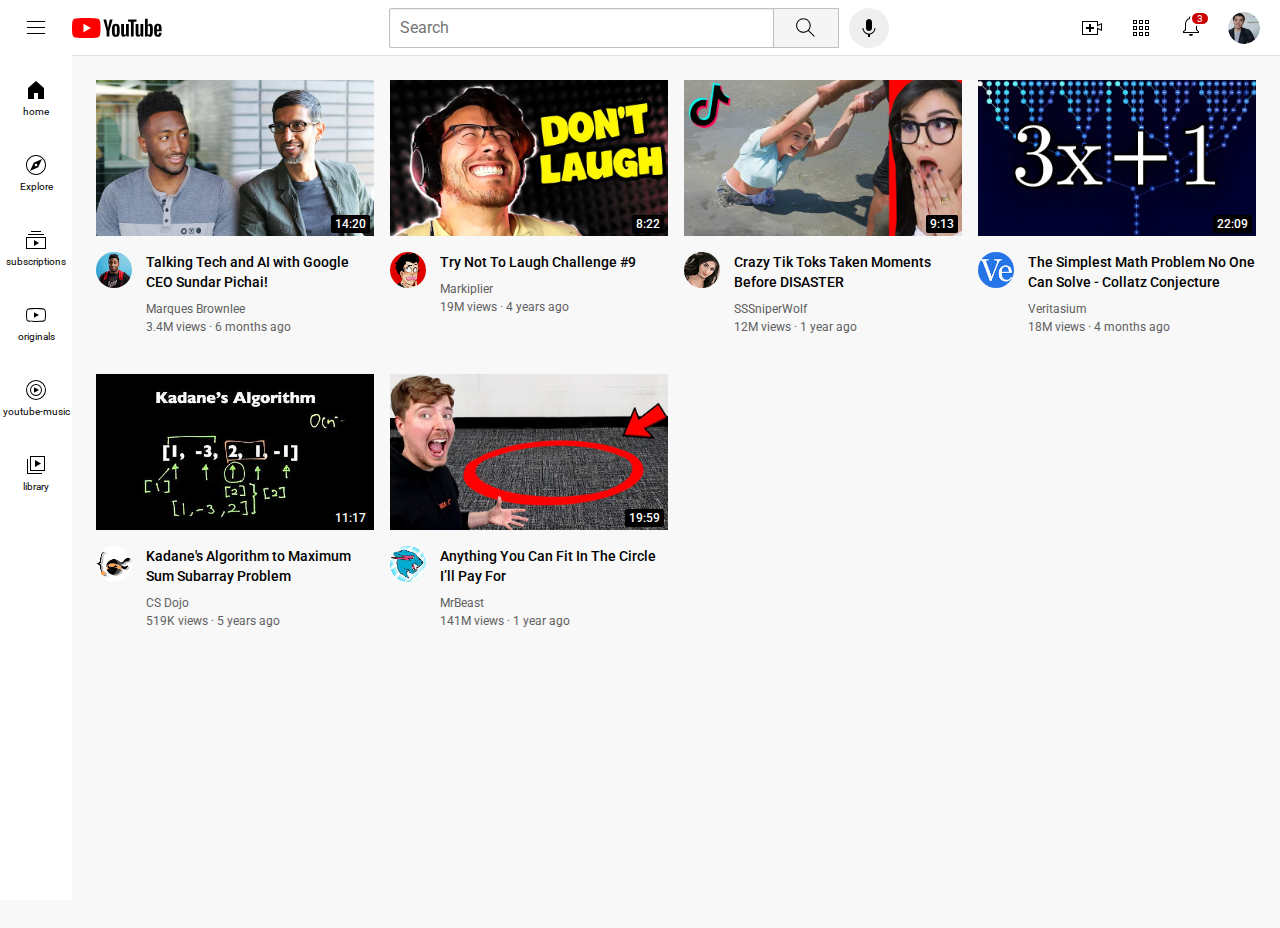
<file: index.html>
<!DOCTYPE html>
<html>
  <head>
    <title>YouTube.com Clone</title>

    <link rel="preconnect" href="https://fonts.googleapis.com">
    <link rel="preconnect" href="https://fonts.gstatic.com" crossorigin>
    <link href="https://fonts.googleapis.com/css2?family=Roboto:wght@400;500;700&display=swap" rel="stylesheet">
    <link rel="stylesheet" href="styles/general.css">
    <link rel="stylesheet" href="styles/header.css">
    <link rel="stylesheet" href="styles/video.css">
    <link rel="stylesheet" href="styles/sidebar.css">
  
  </head>
  <body >
    <div class="header">
      <div class="left-section" ><img  class="hamburger-menu"   src="icons/hamburger-menu.svg"><img class="youtube-logo"  src="icons/youtube-logo.svg"> </div>
      <div class="middle-section"> <input class="search-bar" type="text" placeholder="Search">
      <button class="search-button"> 
        <img   class="search-icon"   src="icons/search.svg">
        <div class="tooltip">search</div>
      </button>
    <button class="search-voice-button"> 
      <img class="voice-search-icon" src="icons/voice-search-icon.svg">
      <div class="tooltip">search with your voice</div>
    </button></div>
      <div class="right-section">
     <img class="upload-icon" src="icons/upload.svg">
      <img class="youtube-apps-icon"   src="icons/youtube-apps.svg"> 
      <div class="notifications-icon-container">  <img class="notifications-icon"   src="icons/notifications.svg">
      <div class="notifications-count">3</div>
     </div>
    
     <img class="current-user-pictur" src="channel-pictures/my-channel.jpeg"> </div>
     
    </div>
    <div class="sidebar">
      <div class="sidebar-link"><img src="icons/home.svg">
      <div>home</div>

      </div>
      <div class="sidebar-link"><img src="icons/explore.svg">
        <div>Explore</div>
      </div>
      <div class="sidebar-link"><img src="icons/subscriptions.svg">
        <div>subscriptions</div>
      </div>
      <div class="sidebar-link"><img src="icons/originals.svg">
        <div>originals</div>
      </div>
      <div class="sidebar-link"><img src="icons/youtube-music.svg">
        <div>youtube-music</div>
      </div>
      <div class="sidebar-link"><img src="icons/library.svg">
        <div>library</div>
      </div>
    </div>
   

    <div class="video-grid">
      <div class="video-preview">
        <div class="thumbnail-row">
          <a href="https://www.youtube.com/watch?v=mP0RAo9SKZk"><img class="thumbnail" src="thumbnails/thumbnail-1.webp"></a>
          
          <div class="video-time"> 14:20 </div>
        </div>
        <div class="video-info-grid">
          <div class="channel-picture">
            <img class="profile-picture" src="channel-pictures/channel-1.jpeg">
          </div>
          <div class="video-info">
            <p class="video-title">
              Talking Tech and AI with Google CEO Sundar Pichai!
            </p>
            <p class="video-author">
              Marques Brownlee
            </p>
            <p class="video-stats">
              3.4M views &#183; 6 months ago
            </p>
          </div>
        </div>
      </div>

      <div class="video-preview">
        <div class="thumbnail-row">
          <img class="thumbnail" src="thumbnails/thumbnail-2.webp">
          <div class="video-time"> 8:22 </div>
        </div>
        <div class="video-info-grid">
          <div class="channel-picture">
            <img class="profile-picture" src="channel-pictures/channel-2.jpeg">
          </div>
          <div class="video-info">
            <p class="video-title">
              Try Not To Laugh Challenge #9
            </p>
            <p class="video-author">
              Markiplier
            </p>
            <p class="video-stats">
              19M views &#183; 4 years ago
            </p>
          </div>
        </div>
      </div>

      <div class="video-preview">
        <div class="thumbnail-row">
          <img class="thumbnail" src="thumbnails/thumbnail-3.webp">
          <div class="video-time"> 9:13 </div> 
        </div>
        <div class="video-info-grid">
          <div class="channel-picture">
            <img class="profile-picture" src="channel-pictures/channel-3.jpeg">
          </div>
          <div class="video-info">
            <p class="video-title">
              Crazy Tik Toks Taken Moments Before DISASTER
            </p>
            <p class="video-author">
              SSSniperWolf
            </p>
            <p class="video-stats">
              12M views &#183; 1 year ago
            </p>
          </div>
        </div>
      </div>

      <div class="video-preview">
        <div class="thumbnail-row">
          <img class="thumbnail" src="thumbnails/thumbnail-4.webp">
          <div class="video-time"> 22:09 </div>
        </div>
        <div class="video-info-grid">
          <div class="channel-picture">
            <img class="profile-picture" src="channel-pictures/channel-4.jpeg">
          </div>
          <div class="video-info">
            <p class="video-title">
              The Simplest Math Problem No One Can Solve - Collatz Conjecture
            </p>
            <p class="video-author">
              Veritasium
            </p>
            <p class="video-stats">
              18M views &#183; 4 months ago
            </p>
          </div>
        </div>
      </div>

      <div class="video-preview">
        <div class="thumbnail-row">
          <img class="thumbnail" src="thumbnails/thumbnail-5.webp">
          <div class="video-time"> 11:17 </div>
        </div>
        <div class="video-info-grid">
          <div class="channel-picture">
            <img class="profile-picture" src="channel-pictures/channel-5.jpeg">
          </div>
          <div class="video-info">
            <p class="video-title">
              Kadane's Algorithm to Maximum Sum Subarray Problem
            </p>
            <p class="video-author">
              CS Dojo
            </p>
            <p class="video-stats">
              519K views &#183; 5 years ago
            </p>
          </div>
        </div>
      </div>

      <div class="video-preview">
        <div class="thumbnail-row">
          <img class="thumbnail" src="thumbnails/thumbnail-6.webp">
          <div class="video-time"> 19:59 </div>
        </div>
        <div class="video-info-grid">
          <div class="channel-picture">
            <img class="profile-picture" src="channel-pictures/channel-6.jpeg">
          </div>
          <div class="video-info">
            <p class="video-title">
              Anything You Can Fit In The Circle I’ll Pay For
            </p>
            <p class="video-author">
              MrBeast
            </p>
            <p class="video-stats">
              141M views &#183; 1 year ago
            </p>
          </div>
        </div>
      </div>
    </div>
  </body>
  <html>
</file>
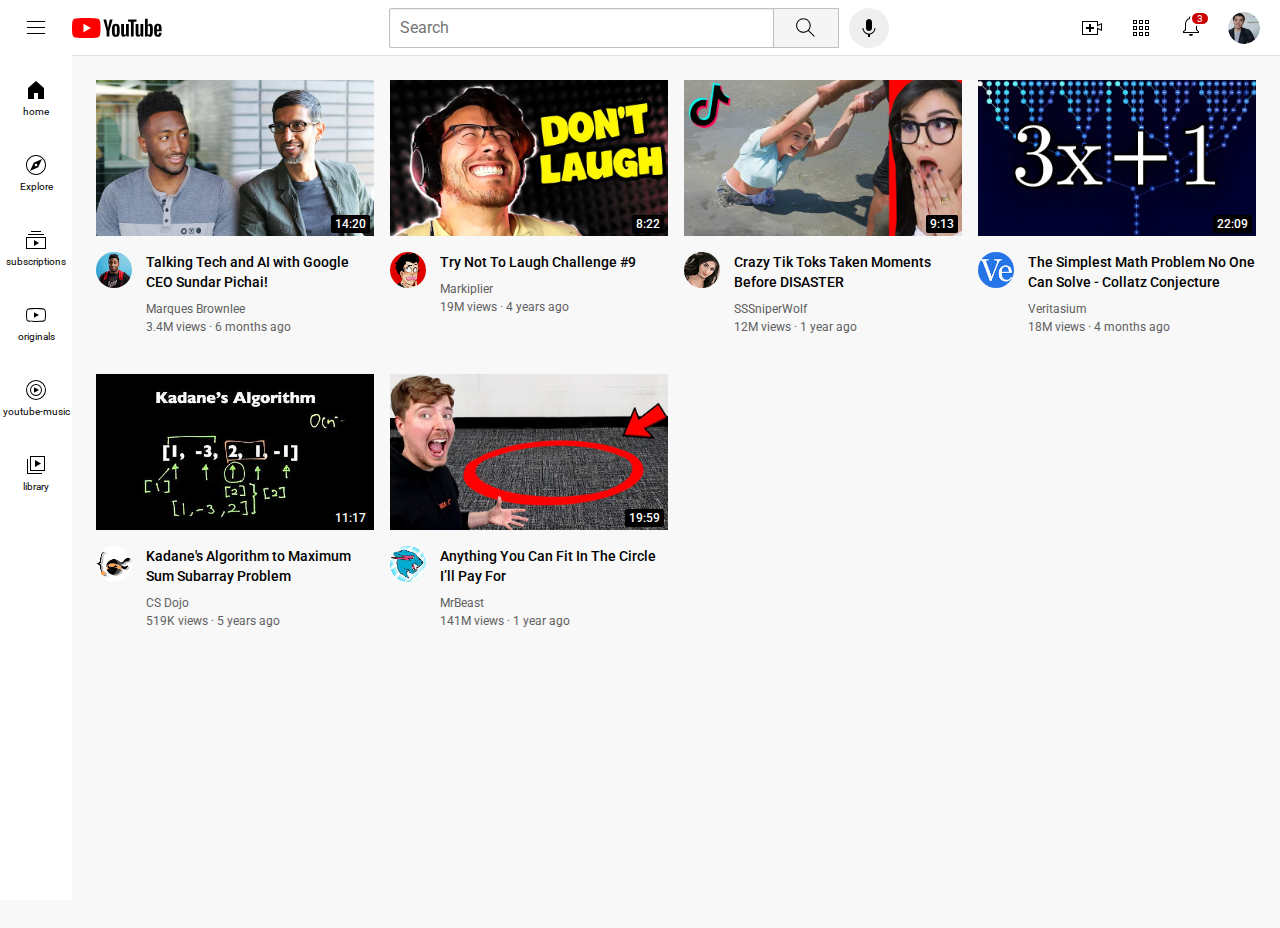
<file: youtube.html>
<!DOCTYPE html>
<html>
  <head>
    <title>YouTube.com Clone</title>

    <link rel="preconnect" href="https://fonts.googleapis.com">
    <link rel="preconnect" href="https://fonts.gstatic.com" crossorigin>
    <link href="https://fonts.googleapis.com/css2?family=Roboto:wght@400;500;700&display=swap" rel="stylesheet">
    <link rel="stylesheet" href="styles/general.css">
    <link rel="stylesheet" href="styles/header.css">
    <link rel="stylesheet" href="styles/video.css">
    <link rel="stylesheet" href="styles/sidebar.css">
  
  </head>
  <body >
    <div class="header">
      <div class="left-section" ><img  class="hamburger-menu"   src="icons/hamburger-menu.svg"><img class="youtube-logo"  src="icons/youtube-logo.svg"> </div>
      <div class="middle-section"> <input class="search-bar" type="text" placeholder="Search">
      <button class="search-button"> 
        <img   class="search-icon"   src="icons/search.svg">
        <div class="tooltip">search</div>
      </button>
    <button class="search-voice-button"> 
      <img class="voice-search-icon" src="icons/voice-search-icon.svg">
      <div class="tooltip">search with your voice</div>
    </button></div>
      <div class="right-section">
     <img class="upload-icon" src="icons/upload.svg">
      <img class="youtube-apps-icon"   src="icons/youtube-apps.svg"> 
      <div class="notifications-icon-container">  <img class="notifications-icon"   src="icons/notifications.svg">
      <div class="notifications-count">3</div>
     </div>
    
     <img class="current-user-pictur" src="channel-pictures/my-channel.jpeg"> </div>
     
    </div>
    <div class="sidebar">
      <div class="sidebar-link"><img src="icons/home.svg">
      <div>home</div>

      </div>
      <div class="sidebar-link"><img src="icons/explore.svg">
        <div>Explore</div>
      </div>
      <div class="sidebar-link"><img src="icons/subscriptions.svg">
        <div>subscriptions</div>
      </div>
      <div class="sidebar-link"><img src="icons/originals.svg">
        <div>originals</div>
      </div>
      <div class="sidebar-link"><img src="icons/youtube-music.svg">
        <div>youtube-music</div>
      </div>
      <div class="sidebar-link"><img src="icons/library.svg">
        <div>library</div>
      </div>
    </div>
   

    <div class="video-grid">
      <div class="video-preview">
        <div class="thumbnail-row">
          <a href="https://www.youtube.com/watch?v=mP0RAo9SKZk"><img class="thumbnail" src="thumbnails/thumbnail-1.webp"></a>
          
          <div class="video-time"> 14:20 </div>
        </div>
        <div class="video-info-grid">
          <div class="channel-picture">
            <img class="profile-picture" src="channel-pictures/channel-1.jpeg">
          </div>
          <div class="video-info">
            <p class="video-title">
              Talking Tech and AI with Google CEO Sundar Pichai!
            </p>
            <p class="video-author">
              Marques Brownlee
            </p>
            <p class="video-stats">
              3.4M views &#183; 6 months ago
            </p>
          </div>
        </div>
      </div>

      <div class="video-preview">
        <div class="thumbnail-row">
          <img class="thumbnail" src="thumbnails/thumbnail-2.webp">
          <div class="video-time"> 8:22 </div>
        </div>
        <div class="video-info-grid">
          <div class="channel-picture">
            <img class="profile-picture" src="channel-pictures/channel-2.jpeg">
          </div>
          <div class="video-info">
            <p class="video-title">
              Try Not To Laugh Challenge #9
            </p>
            <p class="video-author">
              Markiplier
            </p>
            <p class="video-stats">
              19M views &#183; 4 years ago
            </p>
          </div>
        </div>
      </div>

      <div class="video-preview">
        <div class="thumbnail-row">
          <img class="thumbnail" src="thumbnails/thumbnail-3.webp">
          <div class="video-time"> 9:13 </div> 
        </div>
        <div class="video-info-grid">
          <div class="channel-picture">
            <img class="profile-picture" src="channel-pictures/channel-3.jpeg">
          </div>
          <div class="video-info">
            <p class="video-title">
              Crazy Tik Toks Taken Moments Before DISASTER
            </p>
            <p class="video-author">
              SSSniperWolf
            </p>
            <p class="video-stats">
              12M views &#183; 1 year ago
            </p>
          </div>
        </div>
      </div>

      <div class="video-preview">
        <div class="thumbnail-row">
          <img class="thumbnail" src="thumbnails/thumbnail-4.webp">
          <div class="video-time"> 22:09 </div>
        </div>
        <div class="video-info-grid">
          <div class="channel-picture">
            <img class="profile-picture" src="channel-pictures/channel-4.jpeg">
          </div>
          <div class="video-info">
            <p class="video-title">
              The Simplest Math Problem No One Can Solve - Collatz Conjecture
            </p>
            <p class="video-author">
              Veritasium
            </p>
            <p class="video-stats">
              18M views &#183; 4 months ago
            </p>
          </div>
        </div>
      </div>

      <div class="video-preview">
        <div class="thumbnail-row">
          <img class="thumbnail" src="thumbnails/thumbnail-5.webp">
          <div class="video-time"> 11:17 </div>
        </div>
        <div class="video-info-grid">
          <div class="channel-picture">
            <img class="profile-picture" src="channel-pictures/channel-5.jpeg">
          </div>
          <div class="video-info">
            <p class="video-title">
              Kadane's Algorithm to Maximum Sum Subarray Problem
            </p>
            <p class="video-author">
              CS Dojo
            </p>
            <p class="video-stats">
              519K views &#183; 5 years ago
            </p>
          </div>
        </div>
      </div>

      <div class="video-preview">
        <div class="thumbnail-row">
          <img class="thumbnail" src="thumbnails/thumbnail-6.webp">
          <div class="video-time"> 19:59 </div>
        </div>
        <div class="video-info-grid">
          <div class="channel-picture">
            <img class="profile-picture" src="channel-pictures/channel-6.jpeg">
          </div>
          <div class="video-info">
            <p class="video-title">
              Anything You Can Fit In The Circle I’ll Pay For
            </p>
            <p class="video-author">
              MrBeast
            </p>
            <p class="video-stats">
              141M views &#183; 1 year ago
            </p>
          </div>
        </div>
      </div>
    </div>
  </body>
  <html>
</file>
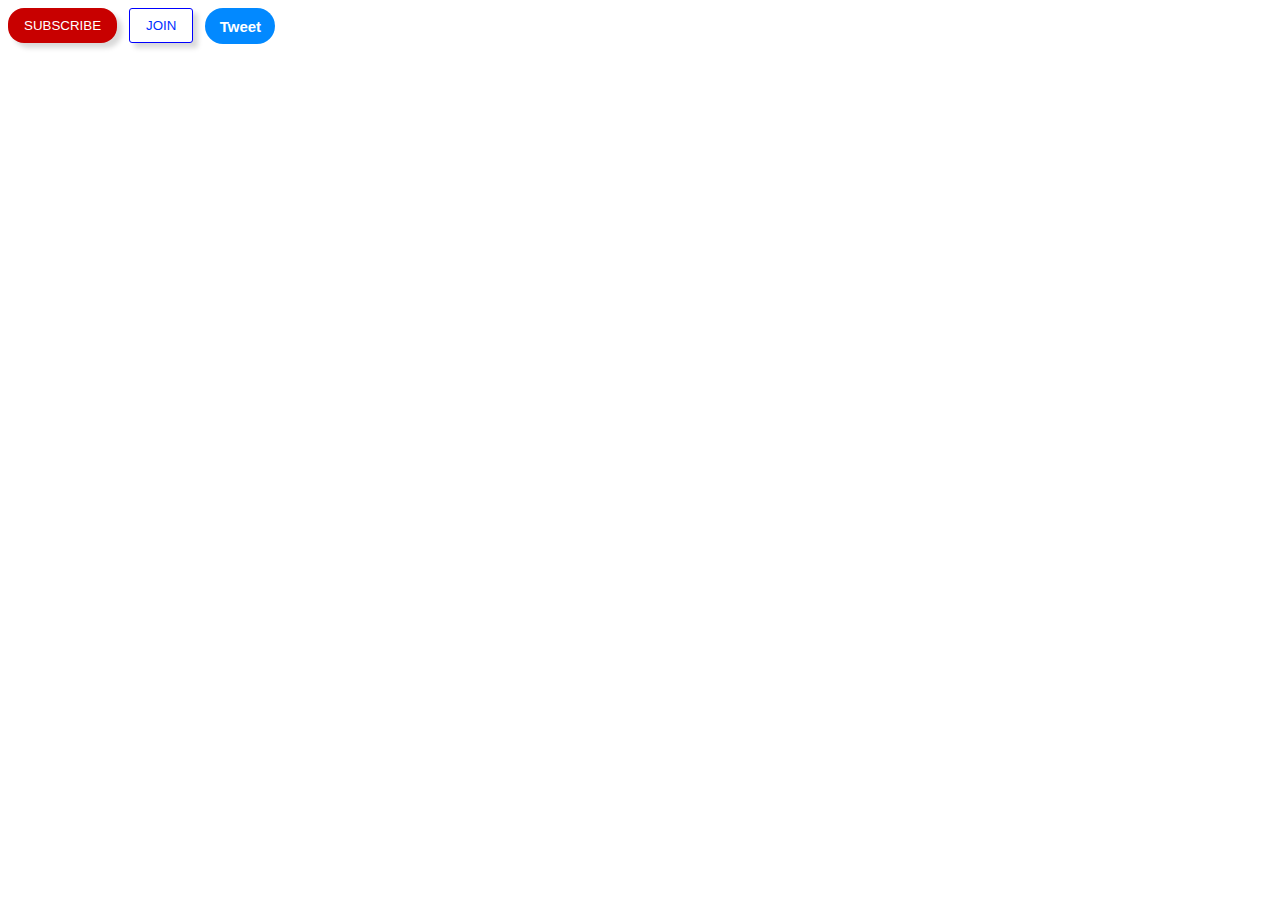
<file: intro-to-html/buttons.html>
<!DOCTYPE html>
<html>
  <head>
    <title>
      button practice 1
    </title>
   
  <link rel="stylesheet" href="styles/buttons.css">
  

  </head>
  <body>
    <button class="subscribe_button">
      SUBSCRIBE
    </button>
    <button class="join" >
      JOIN
    </button>
    <button class="tweet">
      Tweet
    </button>

  </body>
</html>
</file>
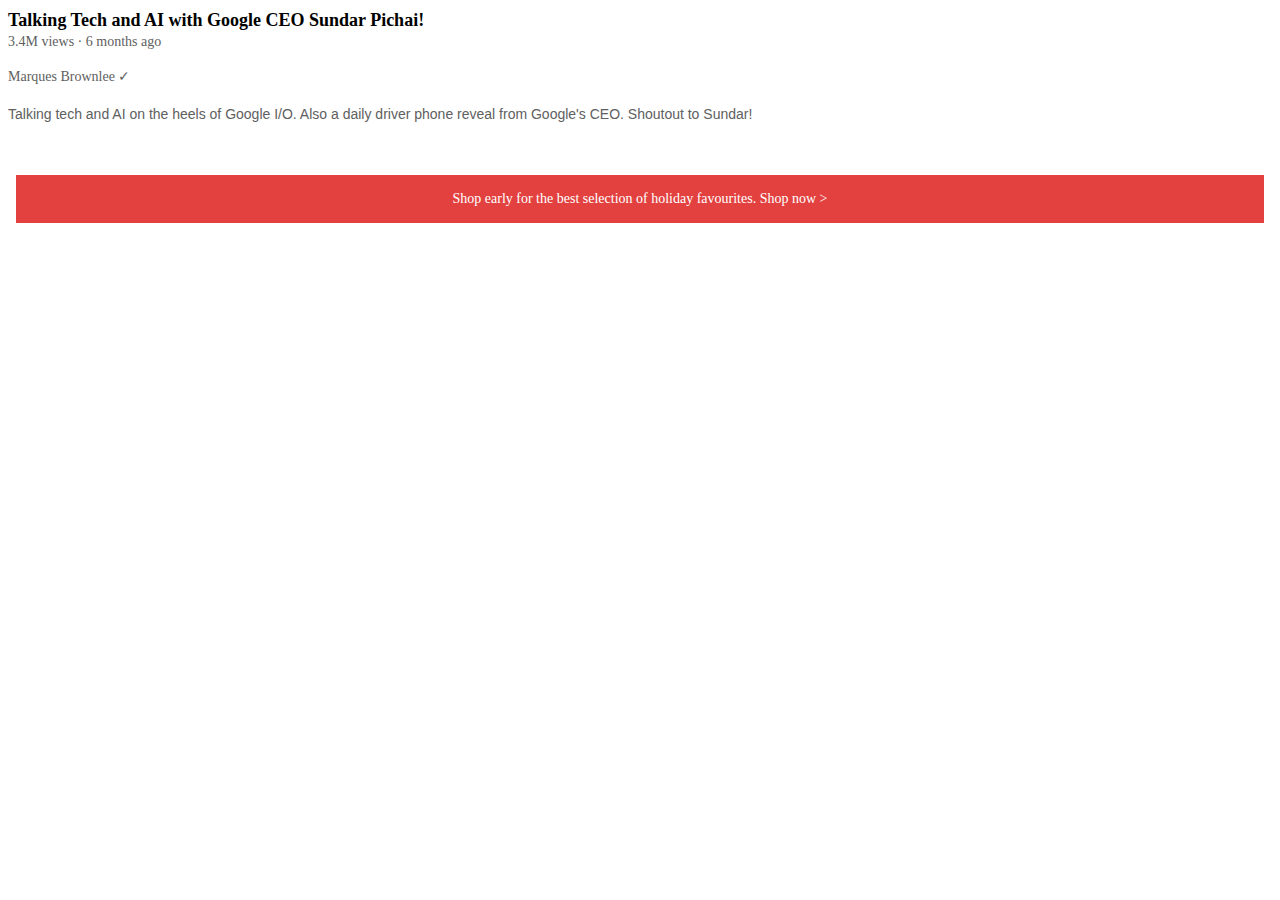
<file: intro-to-html/text.html>
<!DOCTYPE html>
<html>
  <head>
    <title> Text practice</title>
    
   <link rel="stylesheet" href="styles/text.css">
   <link rel="stylesheet" href="styles/buttons.css">
   <link rel="preconnect" href="https://fonts.googleapis.com">
   <link rel="preconnect" href="https://fonts.gstatic.com" crossorigin>
   <link href="https://fonts.googleapis.com/css2?family=Roboto:wght@700&display=swap" rel="stylesheet">
  </head>
  <body>
    <p class="video-title">
      Talking Tech and AI with Google CEO Sundar Pichai!
    </p>
    <p class="views">
      3.4M views &#183;	6 months ago 
    </p>
    <p class="marques">
      Marques Brownlee &#x2713;
    
    </p>
    <p class="taking">
      Talking tech and AI on the heels of Google I/O. Also a daily driver phone reveal from Google's CEO. Shoutout to Sundar!
    
    </p>
    <p class="apple-text">
      Shop early for the best selection of holiday favourites.<span class="shop-link"> Shop now > </span>
    </p>
  </body>
</html>
</file>
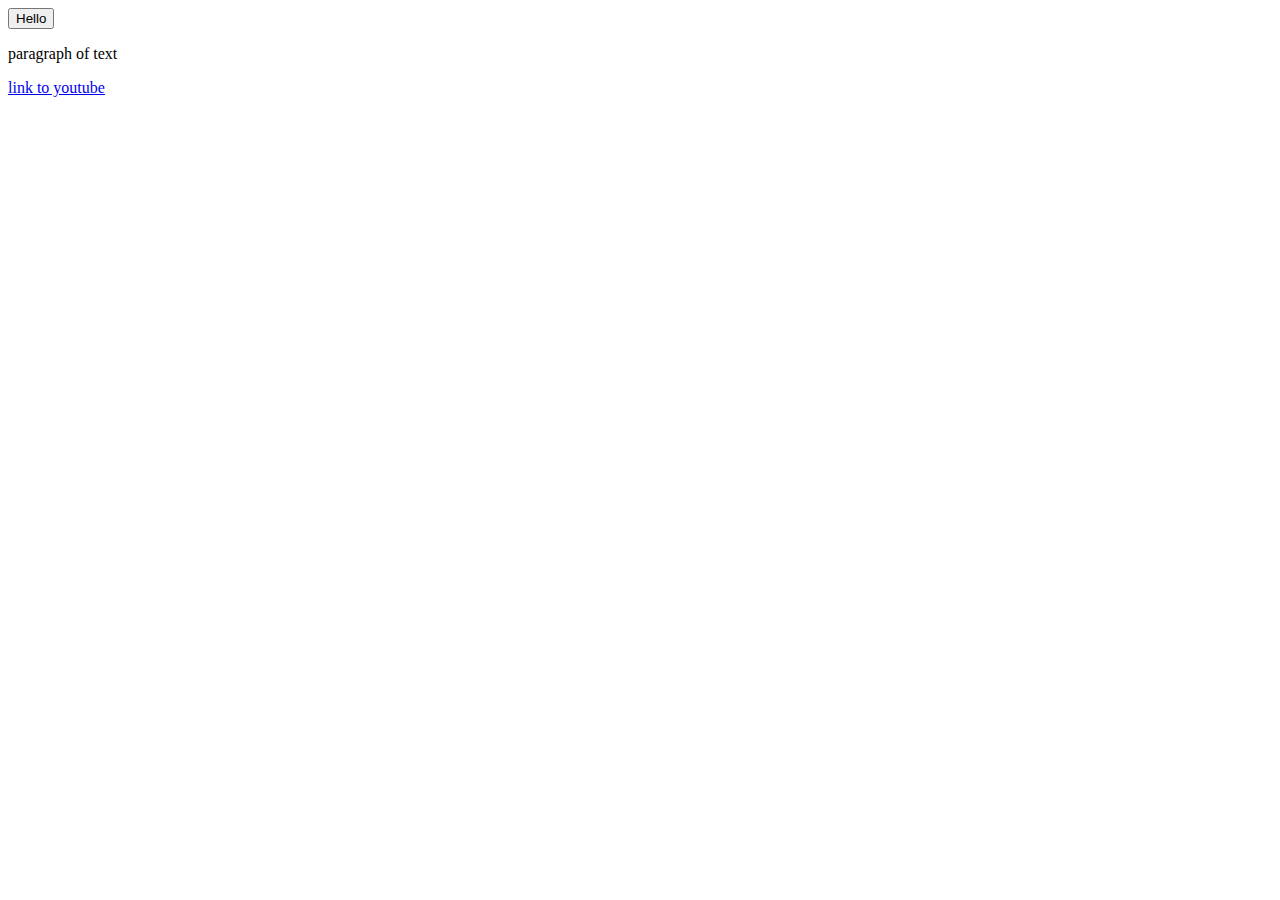
<file: intro-to-html/website.html>
<!DOCTYPE html>
  <html>
    <head>
      <title>FIrst website 1</title>

    </head>
    <body>
      <button>
        Hello
      </button>
      <p>
        paragraph of text
      </p>
      <a href="https://www.youtube.com/" target="_blank">
        link to youtube
    
      </a>

    </body>
  </html>
</file>
<file: styles/general.css>
p {
  font-family: Roboto, Arial;
  margin-top: 0;
  margin-bottom: 0;
}
 body {
  margin: 0;
  padding-top: 80px;
  padding-left: 96px;
  padding-right: 24px;
  background-color: rgb(248, 248, 248);
  margin-bottom: 300px;
 }
</file>
<file: styles/header.css>
.header {
  height: 55px;
  display:flex;
  flex-direction: row;
  justify-content: space-between;
  position: fixed;
  top: 0;
  left:0;
  right: 0;
  background-color:white;
  border-bottom-width: 1px;
  border-bottom-style:solid;
  border-color: #dedede;
  z-index: 100;
}
.left-section {
 
  display:flex;
  align-items: center;
}

.hamburger-menu {
  height: 24px;
  margin-left: 24px;
  margin-right: 24px;

}

.youtube-logo {
 height:20px;
}
.middle-section {
 
  flex:1;
  margin-left: 70px;
  margin-right: 35px;
  max-width: 500px;
  display: flex;
  align-items: center; 
}
.search-bar {
  flex: 1;
  height: 36px;
  padding-left: 10px;
  font-size: 16px;
  border-width: 1px;
  border-style: solid;
  border-color: rgb(192,192,192);
  border-radius: 2px;
  box-shadow: inset 0px 1px 2px #eeeeee;
  width: 0;
}
.search-bar::placeholder {
  font-family: Roboto, Arial;
  font-size: 16px;
}
.search-button {
  height: 40px;
  width: 66px;
  border-width: 1px;
  border-style:solid;
  border-color:rgb(192,192,192);
  margin-left:-1px;
  margin-right:10px ;
  background-color: rgb(245, 245, 245);
  position: relative; 

}
.search-button,.search-voice-button
 {
  position:relative;
  display: flex;
  justify-content: center;
  align-items: center;
}
.search-button .tooltip,
.search-voice-button .tooltip
{
  position: absolute;
  background-color: gray;
  color: white;
  padding-top: 4px;
  padding-bottom: 4px;
  padding-left: 8px;
  padding-right: 8px;
  border-radius: 2px;
  font-size: 12px;
  bottom: -30px;
  opacity: 0;
  transition: opacity 0,15s;
  pointer-events: none;
  white-space: nowrap;
}
.search-button:hover .tooltip ,
.search-voice-button:hover .tooltip {
  opacity:1;
}
.search-icon {
  height: 25px;

 
}

.search-voice-button {
  height: 40px;
  width: 40px;
  border-radius: 20px;
  border:none;
  


}
.voice-search-icon {
  
height: 24px;
    

}




.right-section {
  
  width: 180px;
  display: flex;
  align-items: center;  
  justify-content: space-between;
  margin-right: 20px;
  flex-shrink: 0;
}

.upload-icon {
height:24px;
}

.youtube-apps-icon {
  height:24px;

}

.notifications-icon {
  height:24px;

}
.notifications-icon-container{
  position: relative;
}
.notifications-count{
  background-color: #cc0000;
    border-radius: 80px;
    position: absolute;
    top: -3px;
    right: -7px;
    color: white;
    border: 2px solid white;
    display: flex;
    justify-content: center;
    align-items: center;
    font-size: 10px;
    padding: 0 5px;
    pointer-events: none;
    font-family: Roboto, Arial, sans-serif;

}
.current-user-pictur{
  height:32px;
  border-radius: 16px;

}
</file>
<file: styles/video.css>
.thumbnail {
  width: 100%;
}

 

.video-title {
  margin-top: 0;
  font-size: 14px;
  font-weight: 500;
  line-height: 20px;
  margin-bottom: 10px;
}

.video-info-grid {
  display: grid;
  grid-template-columns: 50px 1fr;
}

.profile-picture {
  width: 36px;
  border-radius: 50px;
}

.thumbnail-row {
  margin-bottom: 12px;
  position:relative;
}

.video-author,
.video-stats {
  font-size: 12px;
  color: rgb(96, 96, 96);
}

.video-author {
  margin-bottom: 4px;
}

.video-grid {
  display: grid;
  grid-template-columns: 1fr 1fr 1fr;
  column-gap: 16px;
  row-gap: 40px;
}
@media(max-width: 600px) {
  .video-grid {
    grid-template-columns: 1fr 1fr;
  } 
}
@media(min-width:1000px ) {
  .video-grid {
  grid-template-columns: 1fr 1fr 1fr 1fr;
}
}
  
.video-time {
  background-color: black;
  color:white;
  position: absolute;
  bottom: 7px;
  right: 4px;
  font-family: Roboto, Arial;
  font-size: 12px;
  padding: 2px 4px;
  border-radius: 2px;
  font-weight: 500;

}
</file>
<file: styles/sidebar.css>
.sidebar{
  position: fixed;
  left: 0;
  bottom: 0;
  top:55px;
  background-color: white;
  width: 72px;
  z-index: 200;
  padding-top: 5px;
 
}
.sidebar-link {

  height: 74px;
  margin-bottom: 1px;
  display: flex;
  justify-content: center;
  align-items: center;
  flex-direction: column;
  cursor: pointer;
}
.sidebar-link:hover{
  background-color: rgb(235, 235, 235);
}

.sidebar-link img {
  height: 24px;
  margin-bottom: 4px;
}
.sidebar-link div {
  font-family: Roboto, Arial;
  font-size: 10px;
}
</file>
<file: intro-to-html/styles/buttons.css>
.subscribe_button {
  background-color:rgb(200, 0, 0) ;
  color: white;
  border-style: none;
  padding-left:16px;
  padding-right: 16px;
  padding-top: 10px;
  padding-bottom: 10px;
  border-radius: 16px;
  cursor: pointer;
  margin-right: 8px;
  transition: opacity 0.15s ;
  box-shadow: 5px 5px 5px rgba(0,0,0, 0.15);
  vertical-align: top;

}
.subscribe_button:hover {
  opacity: 0.7;

}
.subscribe_button:active {
  opacity: 0.5;

}
.join {
  background-color:rgb(255, 255, 255) ;
  color:rgb(0, 47, 255);
  border-color: blue;
  border-width: 1px;
  border-radius: 2px;
  cursor: pointer;
  border-style:solid ;
  padding-left:16px;
  padding-right: 16px;
  padding-top: 9px;
  padding-bottom: 9px;
  border-radius: 3px;
  cursor: pointer;
  transition:background-color 1s,
  color 1s;
  box-shadow: 5px 5px 5px rgba(0,0,0, 0.15);
  vertical-align: top;


}
.join:hover {
  background-color:  rgb(0, 47, 255);
  opacity: 0.8;
  color: white;

}

.join:active {
  opacity: 0.5;

}

.tweet {
  background-color: rgb(2, 137, 255);
  color: white;
  border: none;
  height: 36px;
  width: 70px;
  border-radius: 18px;
  font-weight: bold;
  font-size: 15px;
  cursor: pointer;
  margin-left: 8px;
  transition: box-shadow 0.15s;
  vertical-align: top;

}
.tweet:hover {
  box-shadow: 5px 5px 5px rgba(0,0,0, 0.15);

  opacity: 0.8;
}
.tweet:active {
  opacity: 0.8;


}
</file>
<file: intro-to-html/styles/text.css>
p { 
  font-family: bold;
  margin-top: 0px;
  margin-bottom: 0px;

}
.video-title {
  font-weight: bold;
  font-size: 18px;
  line-height: 24px;
  margin-bottom: 2px;
  width:280; 


  
}
.views {
  color: rgb(96,96,96);
  font-size: 14px;
  margin-bottom: 18px;

}
.marques {
  color: rgb(96,96,96);
  font-size: 14px;
  margin-bottom: 18px;


}
.taking {
  font-family: Arial;
  color: rgb(96,96,96);
  font-size: 14px;
  width: 280;
  line-height: 22px;
  margin-bottom: 50px;
}
.apple-text {
  margin-bottom: 50px;
  
  background-color: #e34140;
  padding: 16px;
  color: white;
  font-size: 14px;
  text-align: center;
  margin-left: 8px;
  margin-right: 8px;
}
.shop-link:hover {
  text-decoration: underline;
  cursor: pointer;
  margin-right: 12px;

}
</file>
